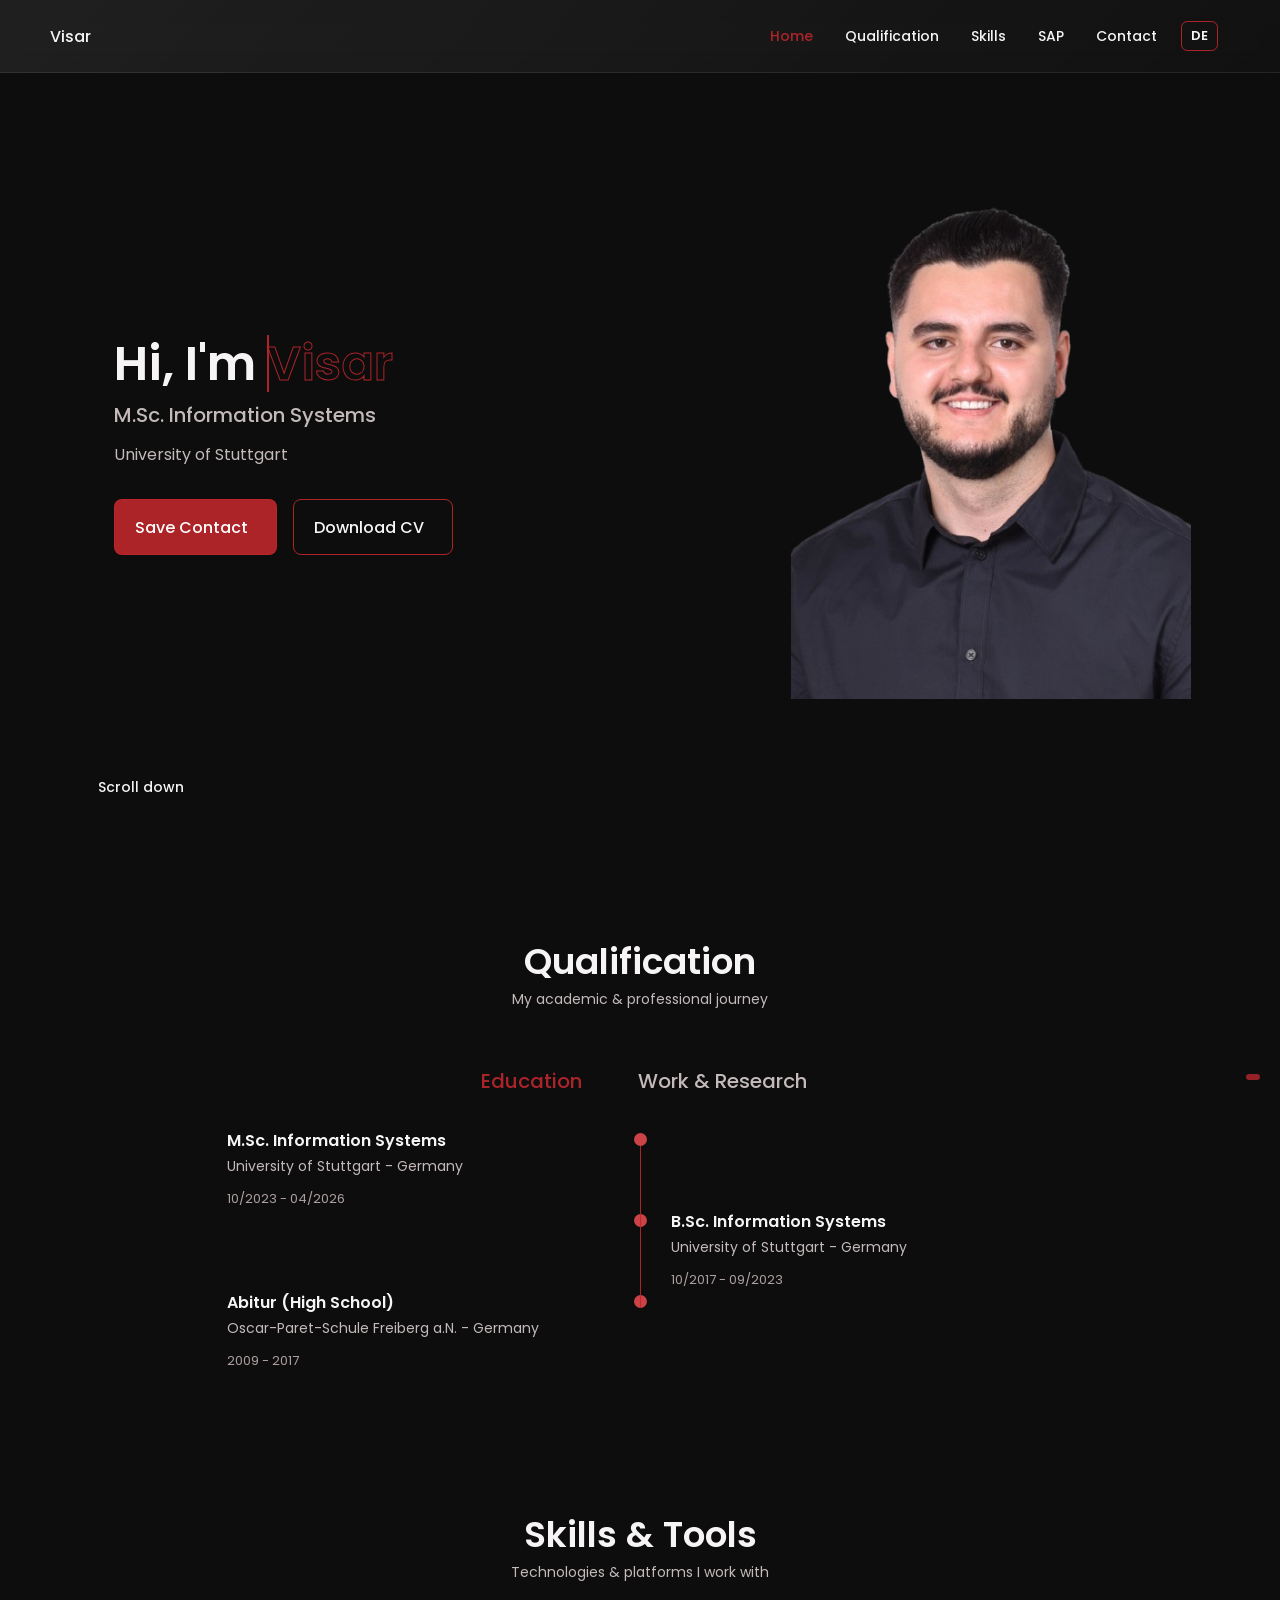
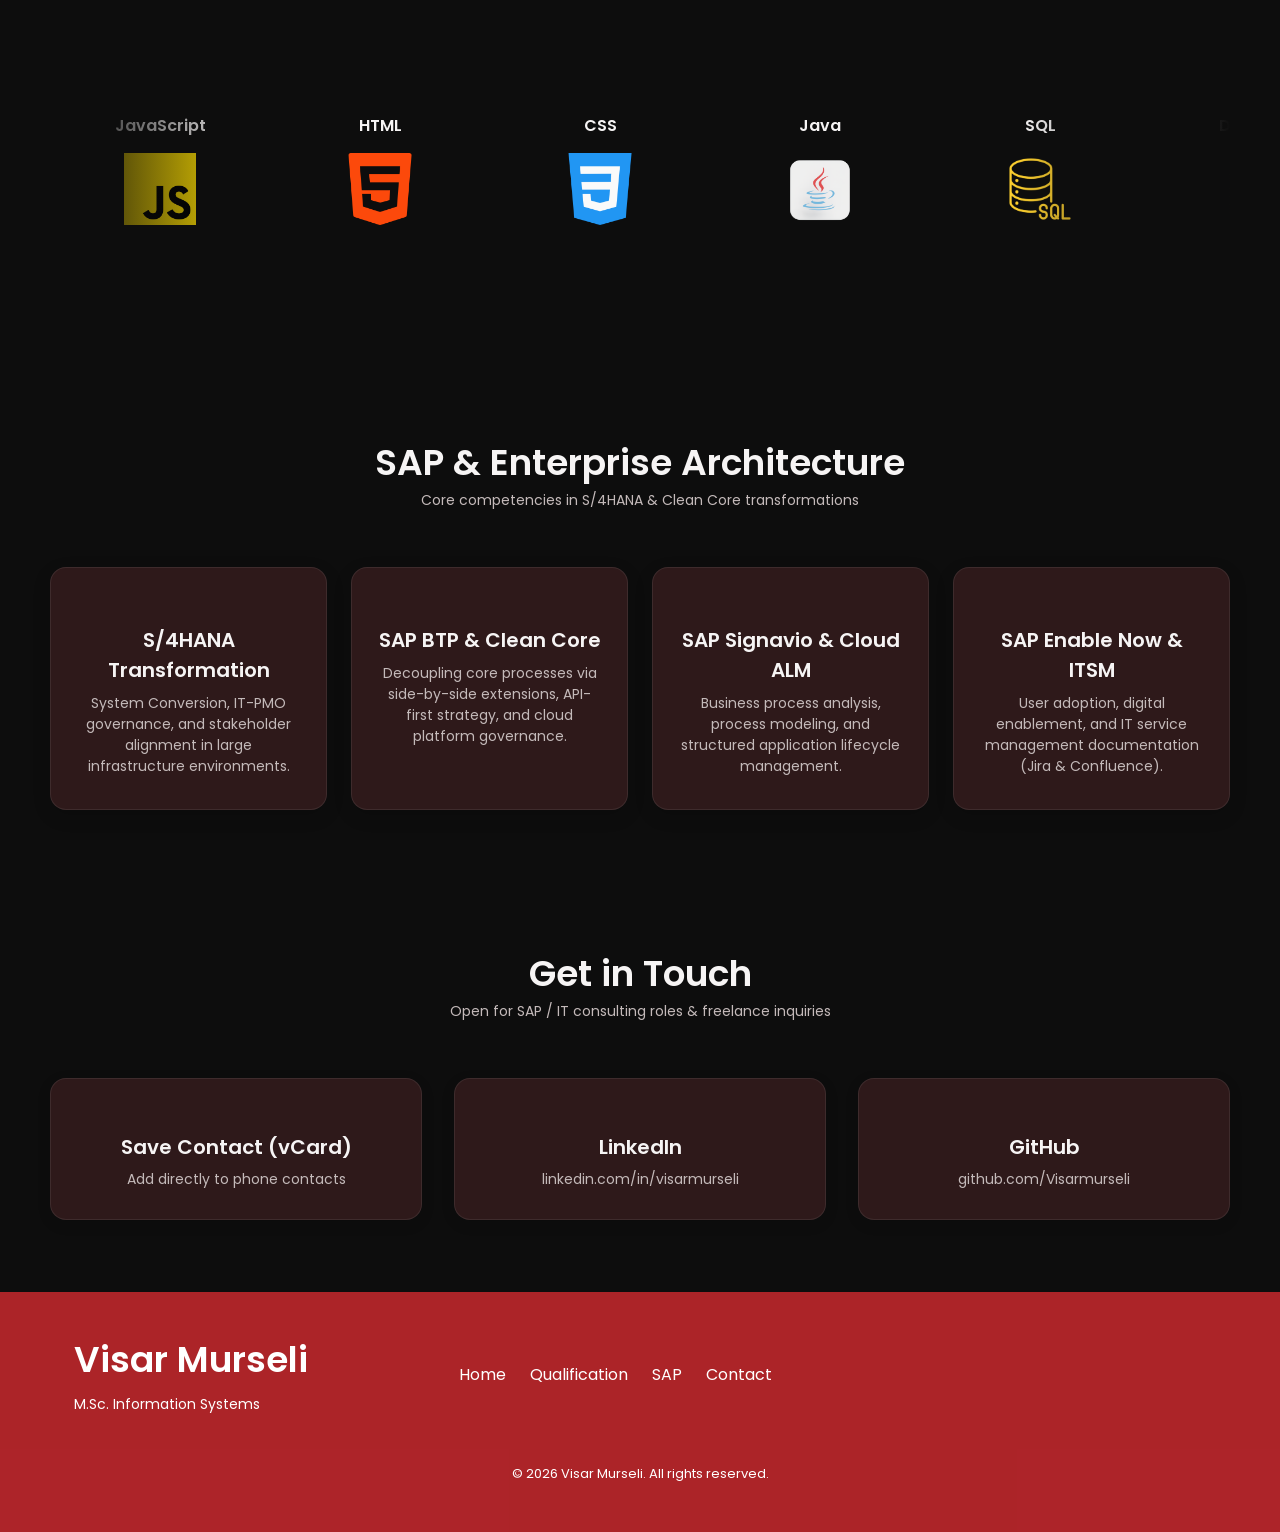
<file: index.html>
<!DOCTYPE html>
<html lang="en">

<head>
  <meta charset="UTF-8">
  <meta http-equiv="X-UA-Compatible" content="IE=edge">
  <meta name="viewport" content="width=device-width, initial-scale=1.0">

  <!--=========================== SEO & OPEN GRAPH (VORSCHAUKARTE) ===========================-->
  <meta name="description"
    content="Visar Murseli – M.Sc. Information Systems (University of Stuttgart). Focus on SAP S/4HANA Transformations, BTP Clean Core & IT Service Management.">
  <meta property="og:type" content="website">
  <meta property="og:url" content="https://visarmurseli.github.io/">
  <meta property="og:title" content="Visar Murseli | M.Sc. Information Systems">
  <meta property="og:description"
    content="SAP S/4HANA, BTP Clean Core & IT Service Management · University of Stuttgart">
  <!-- HIER DAS NEUE BILD EINSETZEN: -->
  <meta property="og:image" content="https://visarmurseli.github.io/img/og-preview.png">
  <meta property="og:image:width" content="1200">
  <meta property="og:image:height" content="630">

  <!-- Twitter / X Card -->
  <meta name="twitter:card" content="summary_large_image">
  <meta name="twitter:title" content="Visar Murseli | M.Sc. Information Systems">
  <meta name="twitter:description"
    content="SAP S/4HANA, BTP Clean Core & IT Service Management · University of Stuttgart">
  <!-- UND HIER EBENFALLS: -->
  <meta name="twitter:image" content="https://visarmurseli.github.io/img/og-preview.png">

  <!--=========================== UNICONS ===========================-->
  <link rel="stylesheet" href="https://unicons.iconscout.com/release/v4.0.0/css/line.css">

  <!--=========================== CSS ===========================-->
  <link rel="stylesheet" href="css/style.css">

  <title>Visar Murseli | M.Sc. Information Systems</title>
</head>

<body>
  <!--=========================== HEADER ===========================-->
  <header class="header" id="header">
    <nav class="nav container glass">
      <a href="#home" class="nav_logo">Visar</a>

      <div class="nav_menu" id="nav-menu">
        <ul class="nav_list grid">
          <li class="nav_item">
            <a href="#home" class="nav_link active-link">
              <i class="uil uil-home nav_icon"></i>
              <span data-en="Home" data-de="Start">Home</span>
            </a>
          </li>
          <li class="nav_item">
            <a href="#qualification" class="nav_link">
              <i class="uil uil-graduation-cap nav_icon"></i>
              <span data-en="Qualification" data-de="Werdegang">Qualification</span>
            </a>
          </li>
          <li class="nav_item">
            <a href="#skills" class="nav_link">
              <i class="uil uil-trophy nav_icon"></i>
              <span data-en="Skills" data-de="Technologien">Skills</span>
            </a>
          </li>
          <li class="nav_item">
            <a href="#sap" class="nav_link">
              <i class="uil uil-server nav_icon"></i>
              <span>SAP</span>
            </a>
          </li>
          <li class="nav_item">
            <a href="#contact" class="nav_link">
              <i class="uil uil-message nav_icon"></i>
              <span data-en="Contact" data-de="Kontakt">Contact</span>
            </a>
          </li>
        </ul>
        <i class="uil uil-times nav_close nav_icon" id="nav-close"></i>
      </div>

      <div class="nav_btns">
        <!-- Language Toggle -->
        <button class="lang-toggle" id="lang-button" aria-label="Switch language">DE</button>

        <!-- Theme Toggle -->
        <i class="uil uil-sun change-theme" id="theme-button"></i>

        <div class="nav_toggle" id="nav-toggle">
          <i class="uil uil-apps"></i>
        </div>
      </div>
    </nav>
  </header>

  <!--=========================== MAIN ===========================-->
  <main class="main">
    <!--=========================== HOME ===========================-->
    <section class="home section" id="home">
      <div class="home_container container grid">
        <div class="home_content grid">
          <div class="home_social">
            <a href="https://www.linkedin.com/in/visarmurseli/" target="_blank" rel="noopener noreferrer"
              class="home_social-icon" aria-label="LinkedIn">
              <i class="uil uil-linkedin"></i>
            </a>

            <a href="https://github.com/Visarmurseli" target="_blank" rel="noopener noreferrer" class="home_social-icon"
              aria-label="GitHub">
              <i class="uil uil-github"></i>
            </a>
          </div>

          <div class="home_img">
            <img src="img/portrait.png" class="home_img-img" alt="Portrait of Visar Murseli">
          </div>

          <div class="home_data">
            <h1 class="home_title">
              <span data-en="Hi, I'm" data-de="Hallo, ich bin">Hi, I'm</span>
              <span class="home_title-text_effect" data-text="Visar">Visar</span>
            </h1>
            <h3 class="home_subtitle" data-en="M.Sc. Information Systems" data-de="M.Sc. Wirtschaftsinformatik">M.Sc.
              Information Systems</h3>
            <p class="home_description" data-en="University of Stuttgart" data-de="Universität Stuttgart">
              University of Stuttgart
            </p>
            <div class="home_buttons">
              <a download="Visar_Murseli.vcf" href="Visar_Murseli.vcf" class="button button--flex">
                <span data-en="Save Contact" data-de="Kontakt speichern">Save Contact</span>
                <i class="uil uil-user-plus button_icon"></i>
              </a>
              <a download href="pdf/CV_Visar_Murseli.pdf" class="button button--ghost button--flex">
                <span data-en="Download CV" data-de="Lebenslauf (PDF)">Download CV</span>
                <i class="uil uil-file-download button_icon"></i>
              </a>
            </div>
          </div>
        </div>

        <div class="home_scroll">
          <a href="#qualification" class="home_scroll-button button--flex">
            <i class="uil uil-mouse-alt home_scroll-mouse"></i>
            <span class="home_scroll-name" data-en="Scroll down" data-de="Nach unten scrollen">Scroll down</span>
            <i class="uil uil-arrow-down home_scroll-arrow"></i>
          </a>
        </div>
      </div>
    </section>

    <!--=========================== QUALIFICATION ===========================-->
    <section class="qualification section" id="qualification">
      <h2 class="section_title" data-en="Qualification" data-de="Werdegang">Qualification</h2>
      <span class="section_subtitle" data-en="My academic & professional journey"
        data-de="Mein akademischer & beruflicher Weg">My academic & professional journey</span>

      <div class="qualification_container container">
        <div class="qualification_tabs">
          <div class="qualification_button button--flex qualification_active" data-target="#education">
            <i class="uil uil-graduation-cap qualification_icon"></i>
            <span data-en="Education" data-de="Ausbildung">Education</span>
          </div>

          <div class="qualification_button button--flex" data-target="#work">
            <i class="uil uil-bag qualification_icon"></i>
            <span data-en="Work & Research" data-de="Praxis & Forschung">Work & Research</span>
          </div>
        </div>

        <div class="qualification_sections">
          <!--=========================== EDUCATION ===========================-->
          <div class="qualification_content qualification_active" data-content id="education">
            <div class="qualification_data">
              <div>
                <h3 class="qualification_title" data-en="M.Sc. Information Systems"
                  data-de="M.Sc. Wirtschaftsinformatik">M.Sc. Information Systems</h3>
                <span class="qualification_subtitle" data-en="University of Stuttgart - Germany"
                  data-de="Universität Stuttgart - Deutschland">University of Stuttgart - Germany</span>
                <div class="qualification_calendar">
                  <i class="uil uil-calendar-alt"></i>
                  10/2023 - 04/2026
                </div>
              </div>

              <div>
                <span class="qualification_rounder"></span>
                <span class="qualification_line"></span>
              </div>
            </div>

            <div class="qualification_data">
              <div></div>

              <div>
                <span class="qualification_rounder"></span>
                <span class="qualification_line"></span>
              </div>

              <div>
                <h3 class="qualification_title" data-en="B.Sc. Information Systems"
                  data-de="B.Sc. Wirtschaftsinformatik">B.Sc. Information Systems</h3>
                <span class="qualification_subtitle" data-en="University of Stuttgart - Germany"
                  data-de="Universität Stuttgart - Deutschland">University of Stuttgart - Germany</span>
                <div class="qualification_calendar">
                  <i class="uil uil-calendar-alt"></i>
                  10/2017 - 09/2023
                </div>
              </div>
            </div>

            <div class="qualification_data">
              <div>
                <h3 class="qualification_title" data-en="Abitur (High School)"
                  data-de="Allgemeine Hochschulreife (Abitur)">Abitur (High School)</h3>
                <span class="qualification_subtitle">Oscar-Paret-Schule Freiberg a.N. - Germany</span>
                <div class="qualification_calendar">
                  <i class="uil uil-calendar-alt"></i>
                  2009 - 2017
                </div>
              </div>

              <div>
                <span class="qualification_rounder"></span>
              </div>
            </div>
          </div>

          <!--=========================== WORK & RESEARCH ===========================-->
          <div class="qualification_content" data-content id="work">
            <div class="qualification_data">
              <div>
                <h3 class="qualification_title" data-en="Master Thesis" data-de="Masterarbeit">Master Thesis</h3>
                <span class="qualification_subtitle"
                  data-en="Critical Success Factors in ERP Conversions in the Context of Platformization – University of Stuttgart"
                  data-de="Kritische Erfolgsfaktoren in ERP-Transformationen im Kontext der Plattformisierung – Universität Stuttgart">
                  Critical Success Factors in ERP Conversions in the Context of Platformization – University of
                  Stuttgart
                </span>
                <div class="qualification_calendar">
                  <i class="uil uil-calendar-alt"></i>
                  10/2025 - 04/2026
                </div>
              </div>
              <div>
                <span class="qualification_rounder"></span>
                <span class="qualification_line"></span>
              </div>
            </div>

            <div class="qualification_data">
              <div></div>

              <div>
                <span class="qualification_rounder"></span>
                <span class="qualification_line"></span>
              </div>
              <div>
                <h3 class="qualification_title" data-en="Working Student – IT-PMO & SAP S/4HANA"
                  data-de="Werkstudent – IT-PMO & SAP S/4HANA">Working Student – IT-PMO & SAP S/4HANA</h3>
                <span class="qualification_subtitle">Stuttgarter Straßenbahnen AG (SSB) - Germany</span>
                <div class="qualification_calendar">
                  <i class="uil uil-calendar-alt"></i>
                  05/2024 - 04/2026
                </div>
              </div>
            </div>

            <div class="qualification_data">
              <div>
                <h3 class="qualification_title" data-en="Working Student – NOC & ITSM"
                  data-de="Werkstudent – NOC & ITSM">Working Student – NOC & ITSM</h3>
                <span class="qualification_subtitle">Datacenter One GmbH - Germany</span>
                <div class="qualification_calendar">
                  <i class="uil uil-calendar-alt"></i>
                  05/2023 - 04/2024
                </div>
              </div>
              <div>
                <span class="qualification_rounder"></span>
                <span class="qualification_line"></span>
              </div>
            </div>

            <div class="qualification_data">
              <div></div>

              <div>
                <span class="qualification_rounder"></span>
              </div>
              <div>
                <h3 class="qualification_title" data-en="Bachelor Thesis" data-de="Bachelorarbeit">Bachelor Thesis</h3>
                <span class="qualification_subtitle"
                  data-en="Beyond the code: How boundary resources influence the success of low-code platforms – University of Stuttgart"
                  data-de="Beyond the code: Einfluss von Boundary Resources auf den Erfolg von Low-Code-Plattformen – Universität Stuttgart">
                  Beyond the code: How boundary resources influence the success of low-code platforms – University of
                  Stuttgart
                </span>
                <div class="qualification_calendar">
                  <i class="uil uil-calendar-alt"></i>
                  03/2023 - 09/2023
                </div>
              </div>
            </div>
          </div>
        </div>
      </div>
    </section>

    <!--=========================== SKILLS ===========================-->
    <section class="skills section container" id="skills">
      <h2 class="section_title" data-en="Skills & Tools" data-de="Skills & Tools">Skills & Tools</h2>
      <span class="section_subtitle" data-en="Technologies & platforms I work with"
        data-de="Technologien & Plattformen in meiner täglichen Praxis">Technologies & platforms I work with</span>

      <div class="skills_slider">
        <div class="skills_slider-track">
          <div class="skills_slide">
            <h3 class="skills_slide-title">JavaScript</h3>
            <img src="img/JavaScript.png" alt="JavaScript" class="slide_img">
          </div>
          <div class="skills_slide">
            <h3 class="skills_slide-title">HTML</h3>
            <img src="img/HTML.png" alt="HTML" class="slide_img">
          </div>
          <div class="skills_slide">
            <h3 class="skills_slide-title">CSS</h3>
            <img src="img/CSS.png" alt="CSS" class="slide_img">
          </div>
          <div class="skills_slide">
            <h3 class="skills_slide-title">Java</h3>
            <img src="img/Java.png" alt="Java" class="slide_img">
          </div>
          <div class="skills_slide">
            <h3 class="skills_slide-title">SQL</h3>
            <img src="img/SQL.png" alt="SQL" class="slide_img">
          </div>
          <div class="skills_slide">
            <h3 class="skills_slide-title">Database</h3>
            <img src="img/Database.png" alt="Database" class="slide_img">
          </div>
          <div class="skills_slide">
            <h3 class="skills_slide-title">GitHub</h3>
            <img src="img/Github.png" alt="GitHub" class="slide_img">
          </div>
          <div class="skills_slide">
            <h3 class="skills_slide-title">SAP</h3>
            <img src="img/SAP.png" alt="SAP" class="slide_img">
          </div>
          <div class="skills_slide">
            <h3 class="skills_slide-title">MS Project</h3>
            <img src="img/Project.png" alt="MS Project" class="slide_img">
          </div>
          <div class="skills_slide">
            <h3 class="skills_slide-title">Jira</h3>
            <img src="img/Jira.png" alt="Jira" class="slide_img">
          </div>
          <div class="skills_slide">
            <h3 class="skills_slide-title">Confluence</h3>
            <img src="img/Confluence.png" alt="Confluence" class="slide_img">
          </div>
          <div class="skills_slide">
            <h3 class="skills_slide-title">MindManager</h3>
            <img src="img/Mindmanager.png" alt="MindManager" class="slide_img">
          </div>

          <!-- Duplicated Track for Seamless Loop -->
          <div class="skills_slide">
            <h3 class="skills_slide-title">JavaScript</h3>
            <img src="img/JavaScript.png" alt="JavaScript" class="slide_img">
          </div>
          <div class="skills_slide">
            <h3 class="skills_slide-title">HTML</h3>
            <img src="img/HTML.png" alt="HTML" class="slide_img">
          </div>
          <div class="skills_slide">
            <h3 class="skills_slide-title">CSS</h3>
            <img src="img/CSS.png" alt="CSS" class="slide_img">
          </div>
          <div class="skills_slide">
            <h3 class="skills_slide-title">Java</h3>
            <img src="img/Java.png" alt="Java" class="slide_img">
          </div>
          <div class="skills_slide">
            <h3 class="skills_slide-title">SQL</h3>
            <img src="img/SQL.png" alt="SQL" class="slide_img">
          </div>
          <div class="skills_slide">
            <h3 class="skills_slide-title">Database</h3>
            <img src="img/Database.png" alt="Database" class="slide_img">
          </div>
          <div class="skills_slide">
            <h3 class="skills_slide-title">GitHub</h3>
            <img src="img/Github.png" alt="GitHub" class="slide_img">
          </div>
          <div class="skills_slide">
            <h3 class="skills_slide-title">SAP</h3>
            <img src="img/SAP.png" alt="SAP" class="slide_img">
          </div>
          <div class="skills_slide">
            <h3 class="skills_slide-title">MS Project</h3>
            <img src="img/Project.png" alt="MS Project" class="slide_img">
          </div>
          <div class="skills_slide">
            <h3 class="skills_slide-title">Jira</h3>
            <img src="img/Jira.png" alt="Jira" class="slide_img">
          </div>
          <div class="skills_slide">
            <h3 class="skills_slide-title">Confluence</h3>
            <img src="img/Confluence.png" alt="Confluence" class="slide_img">
          </div>
          <div class="skills_slide">
            <h3 class="skills_slide-title">MindManager</h3>
            <img src="img/Mindmanager.png" alt="MindManager" class="slide_img">
          </div>
        </div>
      </div>
    </section>

    <!--=========================== SAP SKILLS ===========================-->
    <section class="sap section container" id="sap">
      <h2 class="section_title" data-en="SAP & Enterprise Architecture" data-de="SAP & Enterprise-Architektur">SAP &
        Enterprise Architecture</h2>
      <span class="section_subtitle" data-en="Core competencies in S/4HANA & Clean Core transformations"
        data-de="Kernkompetenzen in S/4HANA- & Clean-Core-Transformationen">Core competencies in S/4HANA & Clean Core
        transformations</span>

      <div class="sap_grid">
        <div class="sap_card">
          <i class="uil uil-database sap_icon"></i>
          <h3 class="sap_title">S/4HANA Transformation</h3>
          <p class="sap_description"
            data-en="System Conversion, IT-PMO governance, and stakeholder alignment in large infrastructure environments."
            data-de="System Conversion, IT-PMO-Governance und Stakeholder-Steuerung in komplexen Infrastrukturprojekten.">
            System Conversion, IT-PMO governance, and stakeholder alignment in large infrastructure environments.
          </p>
        </div>

        <div class="sap_card">
          <i class="uil uil-server-network sap_icon"></i>
          <h3 class="sap_title">SAP BTP & Clean Core</h3>
          <p class="sap_description"
            data-en="Decoupling core processes via side-by-side extensions, API-first strategy, and cloud platform governance."
            data-de="Entkopplung des ERP-Kerns durch Side-by-Side-Extensions, API-First-Strategie und Cloud-Governance.">
            Decoupling core processes via side-by-side extensions, API-first strategy, and cloud platform governance.
          </p>
        </div>

        <div class="sap_card">
          <i class="uil uil-chart-line sap_icon"></i>
          <h3 class="sap_title">SAP Signavio & Cloud ALM</h3>
          <p class="sap_description"
            data-en="Business process analysis, process modeling, and structured application lifecycle management."
            data-de="Geschäftsprozessanalyse, Prozessmodellierung und strukturiertes Application Lifecycle Management.">
            Business process analysis, process modeling, and structured application lifecycle management.
          </p>
        </div>

        <div class="sap_card">
          <i class="uil uil-book-open sap_icon"></i>
          <h3 class="sap_title">SAP Enable Now & ITSM</h3>
          <p class="sap_description"
            data-en="User adoption, digital enablement, and IT service management documentation (Jira & Confluence)."
            data-de="User Adoption, Digital Enablement und IT-Service-Management-Dokumentation (Jira & Confluence).">
            User adoption, digital enablement, and IT service management documentation (Jira & Confluence).
          </p>
        </div>
      </div>
    </section>

    <!--=========================== CONTACT ===========================-->
    <section class="contact section container" id="contact">
      <h2 class="section_title" data-en="Get in Touch" data-de="Kontakt">Get in Touch</h2>
      <span class="section_subtitle" data-en="Open for SAP / IT consulting roles & freelance inquiries"
        data-de="Offen für SAP- / IT-Consulting-Positionen & Projektanfragen">
        Open for SAP / IT consulting roles & freelance inquiries
      </span>

      <div class="contact_container">
        <a download="Visar_Murseli.vcf" href="Visar_Murseli.vcf" class="contact_card contact_card--link">
          <i class="uil uil-user-plus contact_icon"></i>
          <h3 data-en="Save Contact (vCard)" data-de="Kontakt speichern (vCard)">Save Contact (vCard)</h3>
          <span data-en="Add directly to phone contacts" data-de="Direkt ins Smartphone-Adressbuch">Add directly to
            phone contacts</span>
        </a>

        <a href="https://www.linkedin.com/in/visarmurseli/" target="_blank" rel="noopener noreferrer"
          class="contact_card contact_card--link">
          <i class="uil uil-linkedin contact_icon"></i>
          <h3>LinkedIn</h3>
          <span>linkedin.com/in/visarmurseli</span>
        </a>

        <a href="https://github.com/Visarmurseli" target="_blank" rel="noopener noreferrer"
          class="contact_card contact_card--link">
          <i class="uil uil-github contact_icon"></i>
          <h3>GitHub</h3>
          <span>github.com/Visarmurseli</span>
        </a>
      </div>
    </section>
  </main>

  <!--=========================== FOOTER ===========================-->
  <footer class="footer">
    <div class="footer_bg">
      <div class="footer_container container grid">
        <div>
          <h1 class="footer_title">Visar Murseli</h1>
          <span class="footer_subtitle" data-en="M.Sc. Information Systems" data-de="M.Sc. Wirtschaftsinformatik">
            M.Sc. Information Systems
          </span>
        </div>

        <ul class="footer_links">
          <li>
            <a href="#home" class="footer_link" data-en="Home" data-de="Start">Home</a>
          </li>
          <li>
            <a href="#qualification" class="footer_link" data-en="Qualification" data-de="Werdegang">Qualification</a>
          </li>
          <li>
            <a href="#sap" class="footer_link">SAP</a>
          </li>
          <li>
            <a href="#contact" class="footer_link" data-en="Contact" data-de="Kontakt">Contact</a>
          </li>
        </ul>

        <div class="footer_socials">
          <a href="https://www.linkedin.com/in/visarmurseli/" target="_blank" rel="noopener noreferrer"
            class="footer_social" aria-label="LinkedIn">
            <i class="uil uil-linkedin"></i>
          </a>

          <a href="https://github.com/Visarmurseli" target="_blank" rel="noopener noreferrer" class="footer_social"
            aria-label="GitHub">
            <i class="uil uil-github"></i>
          </a>
        </div>
      </div>
      <p class="footer_copy">&#169; 2026 Visar Murseli. All rights reserved.</p>
    </div>
  </footer>

  <!--=========================== SCROLL TOP ===========================-->
  <a href="#home" class="scrollup" id="scroll-up" aria-label="Scroll to top">
    <i class="uil uil-arrow-up scrollup_icon"></i>
  </a>

  <!--=========================== MAIN JS ===========================-->
  <script src="js/main.js"></script>
</body>

</html>
</file>
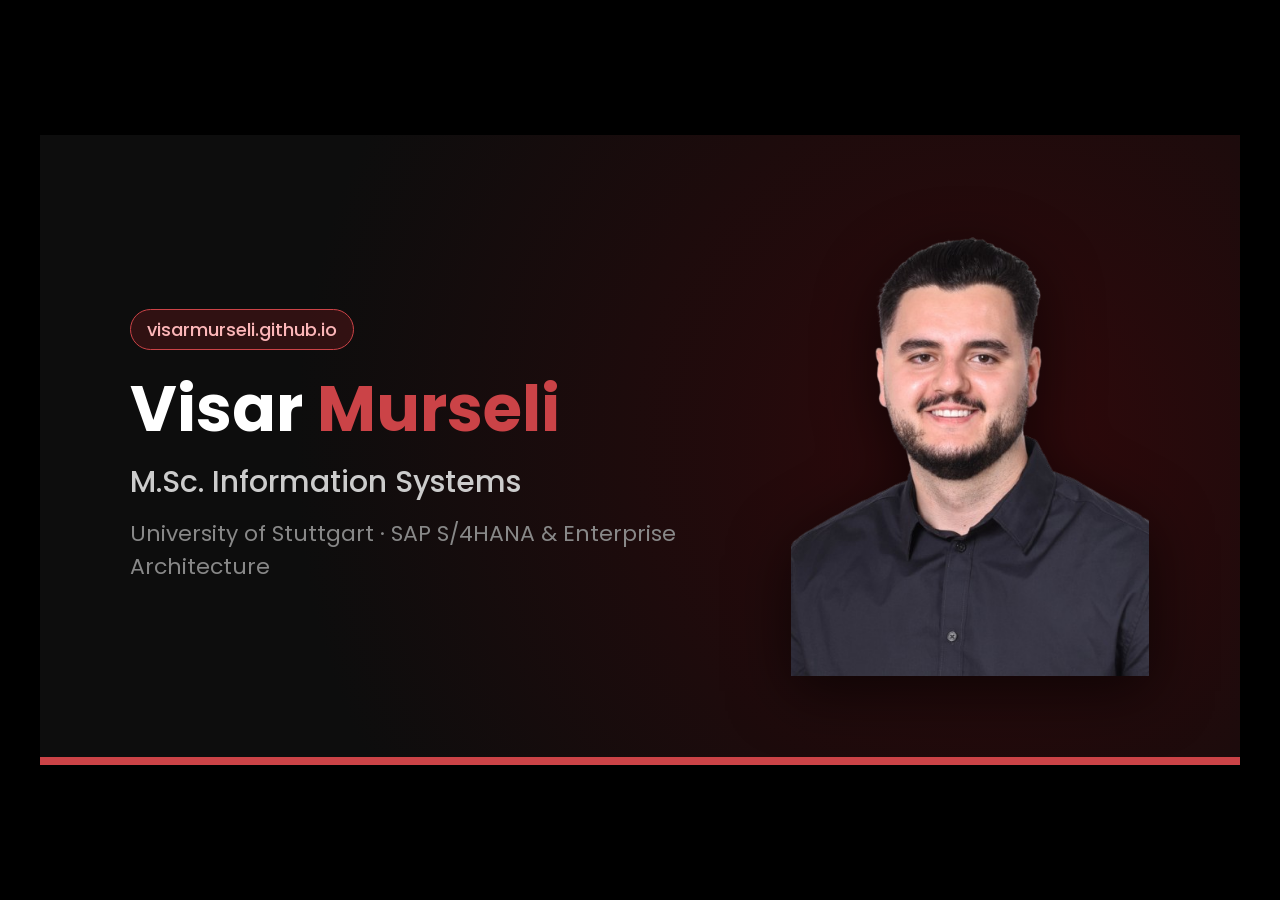
<file: og-generator.html>
<!DOCTYPE html>
<html lang="en">

<head>
    <meta charset="UTF-8">
    <link href="https://fonts.googleapis.com/css2?family=Poppins:wght@400;500;600;700&display=swap" rel="stylesheet">
    <style>
        * {
            box-sizing: border-box;
            margin: 0;
            padding: 0;
        }

        body {
            background: #000;
            display: flex;
            justify-content: center;
            align-items: center;
            min-height: 100vh;
            font-family: 'Poppins', sans-serif;
        }

        #og-card {
            width: 1200px;
            height: 630px;
            background: radial-gradient(circle at 80% 50%, rgba(190, 35, 43, 0.25), #0d0d0d 70%);
            border-bottom: 8px solid hsl(358, 57%, 53%);
            display: flex;
            align-items: center;
            justify-content: space-between;
            padding: 0 90px;
            color: #f5f5f5;
            position: relative;
            overflow: hidden;
        }

        .text-box {
            max-width: 650px;
            z-index: 2;
        }

        .badge {
            display: inline-block;
            background: rgba(190, 35, 43, 0.2);
            border: 1.5px solid hsl(358, 57%, 53%);
            color: hsl(358, 92%, 85%);
            padding: 6px 16px;
            border-radius: 30px;
            font-size: 18px;
            font-weight: 500;
            margin-bottom: 24px;
        }

        h1 {
            font-size: 64px;
            line-height: 1.1;
            margin-bottom: 16px;
            color: #fff;
        }

        h1 span {
            color: hsl(358, 57%, 53%);
        }

        h2 {
            font-size: 30px;
            font-weight: 500;
            color: #ccc;
            margin-bottom: 12px;
        }

        p {
            font-size: 22px;
            color: #888;
        }

        .img-box {
            width: 360px;
            height: 460px;
            display: flex;
            align-items: center;
            justify-content: center;
            z-index: 2;
        }

        .img-box img {
            max-width: 100%;
            max-height: 100%;
            object-fit: contain;
            filter: drop-shadow(0 15px 30px rgba(0, 0, 0, 0.6));
        }
    </style>
</head>

<body>
    <div id="og-card">
        <div class="text-box">
            <div class="badge">visarmurseli.github.io</div>
            <h1>Visar <span>Murseli</span></h1>
            <h2>M.Sc. Information Systems</h2>
            <p>University of Stuttgart · SAP S/4HANA & Enterprise Architecture</p>
        </div>
        <div class="img-box">
            <img src="img/portrait.png" alt="Visar Murseli">
        </div>
    </div>
</body>

</html>
</file>
<file: css/style.css>
/*=========================== GOOGLE FONTS ===========================*/
@import url('https://fonts.googleapis.com/css2?family=Poppins:wght@400;500;600&display=swap');

/*=========================== VARIABLES CSS ===========================*/
:root {
  --header-height: 3rem;

  /*==== COLORS ====*/
  --hue-color: 358;

  --first-color: hsla(var(--hue-color), 66%, 45%, 0.9);
  --first-color-alt: hsl(var(--hue-color), 57%, 53%);
  --first-color-lighter: hsl(var(--hue-color), 92%, 85%);
  --text-color-light: hsl(var(--hue-color), 8%, 65%);

  --first-color-second: hsl(var(--hue-color), 30%, 8%);
  --title-color: hsl(var(--hue-color), 8%, 96%);
  --text-color: hsl(var(--hue-color), 8%, 75%);
  --input-color: hsl(var(--hue-color), 28%, 12%);
  --body-color: hsl(var(--hue-color), 0%, 5%);
  --card-color: hsl(var(--hue-color), 0%, 10%);
  --container-color: hsl(var(--hue-color), 29%, 14%);
  --scroll-bar-color: hsl(var(--hue-color), 12%, 48%);
  --scroll-thumb-color: hsl(var(--hue-color), 12%, 36%);
  --card-background: rgba(15, 15, 15, 0.85);
  --menu-mobile-shadow: rgba(255, 255, 255, 0.15);
  --skills-slider-blur: linear-gradient(to right, rgb(13, 13, 13) 0%, rgba(13, 13, 13, 0) 100%);

  /*==== FONT & TYPOGRAPHY ====*/
  --body-font: 'Poppins', sans-serif;

  --big-font-size: 2rem;
  --h1-font-size: 1.5rem;
  --h2-font-size: 1.25rem;
  --h3-font-size: 1.125rem;
  --normal-font-size: 0.938rem;
  --small-font-size: 0.813rem;
  --smaller-font-size: 0.75rem;

  /*== FONT WEIGHT ==*/
  --font-medium: 500;
  --font-semi-bold: 600;

  /*==== MARGIN BOTTOM ====*/
  --mb-0-25: 0.25rem;
  --mb-0-5: 0.5rem;
  --mb-0-75: 0.75rem;
  --mb-1: 1rem;
  --mb-1-5: 1.5rem;
  --mb-2: 2rem;
  --mb-2-5: 2.5rem;
  --mb-3: 3rem;

  /*==== Z INDEX ====*/
  --z-tooltip: 10;
  --z-fixed: 100;
  --z-modal: 1000;
}

@media screen and (min-width: 968px) {
  :root {
    --big-font-size: 3rem;
    --h1-font-size: 2.25rem;
    --h2-font-size: 1.5rem;
    --h3-font-size: 1.25rem;
    --normal-font-size: 1rem;
    --small-font-size: 0.875rem;
    --smaller-font-size: 0.813rem;
  }
}

/*=========================== LIGHT THEME ===========================*/
body.dark-theme {
  --first-color-second: hsl(var(--hue-color), 69%, 61%);
  --title-color: hsl(var(--hue-color), 10%, 10%);
  --text-color: hsl(var(--hue-color), 0%, 40%);
  --input-color: hsl(var(--hue-color), 70%, 96%);
  --body-color: hsl(var(--hue-color), 6%, 98%);
  --card-color: hsl(var(--hue-color), 0%, 94%);
  --container-color: #ffffff;
  --scroll-bar-color: hsl(var(--hue-color), 12%, 90%);
  --scroll-thumb-color: hsl(var(--hue-color), 12%, 80%);
  --card-background: rgba(255, 255, 255, 0.92);
  --menu-mobile-shadow: rgba(0, 0, 0, 0.15);
  --skills-slider-blur: linear-gradient(to right, rgba(250, 250, 250, 1) 0%, rgba(250, 250, 250, 0) 100%);
}

/*=========================== HEADER BUTTONS (LANG & THEME) ===========================*/
.nav_btns {
  display: flex;
  align-items: center;
  gap: 0.75rem;
}

.lang-toggle {
  background: transparent;
  border: 1.5px solid var(--first-color);
  color: var(--title-color);
  font-family: var(--body-font);
  font-size: var(--smaller-font-size);
  font-weight: var(--font-semi-bold);
  padding: 0.25rem 0.55rem;
  border-radius: 0.4rem;
  cursor: pointer;
  transition: all 0.3s ease;
}

.lang-toggle:hover {
  background-color: var(--first-color);
  color: #ffffff;
}

.change-theme {
  font-size: 1.25rem;
  color: var(--title-color);
  cursor: pointer;
  transition: color 0.3s ease;
}

.change-theme:hover {
  color: var(--first-color);
}

/*=========================== BASE ===========================*/
* {
  box-sizing: border-box;
  padding: 0;
  margin: 0;
}

html,
body {
  overflow-x: hidden;
}

html {
  scroll-behavior: smooth;
}

body {
  margin: 0 0 var(--header-height) 0;
  font-family: var(--body-font);
  font-size: var(--normal-font-size);
  background-color: var(--body-color);
  color: var(--text-color);
  position: relative;
  transition: background-color 0.3s ease, color 0.3s ease;
}

h1,
h2,
h3,
h4 {
  color: var(--title-color);
  font-weight: var(--font-semi-bold);
}

ul {
  list-style: none;
}

a {
  text-decoration: none;
}

img {
  max-width: 100%;
  height: auto;
}

/*=========================== REUSABLE CSS CLASSES ===========================*/
.section {
  padding: 2rem 0 4rem;
}

.section_title {
  font-size: var(--h1-font-size);
}

.section_subtitle {
  display: block;
  font-size: var(--small-font-size);
  margin-bottom: var(--mb-3);
}

.section_title,
.section_subtitle {
  text-align: center;
}

/*=========================== LAYOUT ===========================*/
.container {
  max-width: 968px;
  margin-left: var(--mb-1-5);
  margin-right: var(--mb-1-5);
}

.grid {
  display: grid;
  gap: 1.5rem;
}

header {
  width: 100%;
  position: fixed;
  bottom: 0;
  left: 0;
  z-index: var(--z-fixed);
  background: linear-gradient(135deg, rgba(255, 255, 255, 0.08), rgba(255, 255, 255, 0.02));
  backdrop-filter: blur(12px);
  -webkit-backdrop-filter: blur(12px);
}

/*=========================== NAV ===========================*/
.nav {
  max-width: 968px;
  height: var(--header-height);
  display: flex;
  justify-content: space-between;
  align-items: center;
}

.nav_logo,
.nav_toggle {
  color: var(--title-color);
  font-weight: var(--font-medium);
}

.nav_logo:hover,
.nav_toggle:hover {
  color: var(--first-color);
}

.nav_toggle {
  font-size: 1.1rem;
  cursor: pointer;
}

@media screen and (max-width: 767px) {
  .nav_menu {
    position: fixed;
    bottom: -100%;
    left: 0;
    width: 100%;
    padding: 2rem 1.5rem 4rem;
    transition: 0.3s;
    background-color: var(--body-color);
    border-radius: 20px 20px 0 0;
    border-top: 1px solid rgba(255, 255, 255, 0.15);
    box-shadow: 0 -8px 16px var(--menu-mobile-shadow);
  }
}

.nav_list {
  grid-template-columns: repeat(3, 1fr);
  gap: 1.5rem;
}

.nav_link {
  display: flex;
  flex-direction: column;
  align-items: center;
  font-size: var(--small-font-size);
  color: var(--title-color);
  font-weight: var(--font-medium);
  transition: color 0.3s ease;
}

.nav_link:hover {
  color: var(--first-color);
}

.nav_icon {
  font-size: 1.2rem;
}

.nav_close {
  position: absolute;
  right: 1.3rem;
  bottom: 0.5rem;
  font-size: 1.5rem;
  cursor: pointer;
  color: var(--first-color);
}

.nav_close:hover {
  color: var(--first-color-alt);
}

.show-menu {
  bottom: 0;
}

.active-link {
  color: var(--first-color);
}

.scroll-header {
  box-shadow: 0 2px 12px var(--menu-mobile-shadow);
}

/*=========================== HOME ===========================*/
.home_container {
  gap: 1rem;
}

.home_content {
  grid-template-columns: 0.5fr 3fr;
  padding-top: 3.5rem;
  align-items: center;
}

.home_social {
  display: grid;
  grid-template-columns: max-content;
  row-gap: 1rem;
}

.home_social-icon {
  font-size: 1.35rem;
  color: var(--first-color);
  transition: color 0.3s ease, transform 0.3s ease;
}

.home_social-icon:hover {
  color: var(--first-color-alt);
  transform: translateY(-2px);
}

.home_data {
  grid-column: 1 / 3;
}

.home_title {
  font-size: var(--big-font-size);
  line-height: 1.2;
  margin-bottom: var(--mb-0-5);
}

.home_title-text_effect {
  display: inline-block;
  font-size: var(--big-font-size);
  position: relative;
  color: var(--body-color);
  -webkit-text-stroke: 1px var(--first-color);
}

.home_title-text_effect::before {
  content: attr(data-text);
  position: absolute;
  top: 0;
  left: 0;
  width: 0;
  height: 100%;
  color: var(--first-color);
  -webkit-text-stroke: 0 var(--first-color);
  border-right: 2px solid var(--first-color);
  overflow: hidden;
  animation: animate 5s linear infinite;
}

@keyframes animate {

  0%,
  10%,
  100% {
    width: 0;
  }

  70%,
  90% {
    width: 100%;
  }
}

.home_subtitle {
  font-size: var(--h3-font-size);
  color: var(--text-color);
  font-weight: var(--font-medium);
  margin-bottom: var(--mb-0-75);
}

.home_description {
  margin-bottom: var(--mb-2);
}

.home_buttons {
  display: flex;
  flex-wrap: wrap;
  gap: 1rem;
}

.home_scroll {
  display: none;
}

.home_scroll-button {
  color: var(--first-color);
  transition: 0.4s;
}

.home_scroll-button:hover {
  transform: translateY(0.25rem);
}

.home_scroll-mouse {
  font-size: 2rem;
}

.home_scroll-name {
  font-size: var(--small-font-size);
  color: var(--title-color);
  font-weight: var(--font-medium);
  margin-right: var(--mb-0-25);
}

.home_scroll-arrow {
  font-size: 1.25rem;
}

/*===== BUTTONS =====*/
.button {
  display: inline-block;
  background-color: var(--first-color);
  color: #ffffff;
  padding: 0.9rem 1.25rem;
  border-radius: 0.5rem;
  font-weight: var(--font-medium);
  border: 1.5px solid var(--first-color);
  transition: all 0.3s ease;
}

.button:hover {
  background-color: var(--first-color-alt);
  border-color: var(--first-color-alt);
}

.button--ghost {
  background-color: transparent;
  color: var(--title-color);
  border: 1.5px solid var(--first-color);
}

.button--ghost:hover {
  background-color: var(--first-color);
  color: #ffffff;
}

.button_icon {
  font-size: 1.2rem;
  margin-left: var(--mb-0-5);
  transition: 0.3s;
}

.button--flex {
  display: inline-flex;
  align-items: center;
}

/*=========================== QUALIFICATION ===========================*/
.qualification_tabs {
  display: flex;
  justify-content: space-evenly;
  margin-bottom: var(--mb-2);
}

.qualification_button {
  font-size: var(--h3-font-size);
  font-weight: var(--font-medium);
  cursor: pointer;
  transition: color 0.3s ease;
}

.qualification_button:hover {
  color: var(--first-color);
}

.qualification_icon {
  font-size: 1.6rem;
  margin-right: var(--mb-0-5);
}

.qualification_data {
  display: grid;
  grid-template-columns: 1fr max-content 1fr;
  column-gap: 1.5rem;
}

.qualification_title {
  font-size: var(--normal-font-size);
  font-weight: var(--font-semi-bold);
}

.qualification_subtitle {
  display: inline-block;
  font-size: var(--small-font-size);
  margin-bottom: var(--mb-0-75);
}

.qualification_calendar {
  font-size: var(--smaller-font-size);
  color: var(--text-color-light);
}

.qualification_rounder {
  display: inline-block;
  width: 13px;
  height: 13px;
  background-color: var(--first-color-alt);
  border-radius: 50%;
}

.qualification_line {
  display: block;
  width: 1px;
  height: 100%;
  background-color: var(--first-color);
  transform: translate(6px, -7px);
}

.qualification [data-content] {
  display: none;
}

.qualification_active[data-content] {
  display: block;
}

.qualification_button.qualification_active {
  color: var(--first-color);
}

/*=========================== SKILLS SLIDER ===========================*/
.skills_slider {
  height: 260px;
  margin: auto;
  position: relative;
  width: 100%;
  display: grid;
  place-items: center;
  overflow: hidden;
}

.skills_slider-track {
  display: flex;
  width: calc(220px * 24);
  animation: scroll 32s linear infinite;
}

.skills_slider:hover .skills_slider-track {
  animation-play-state: paused;
}

@keyframes scroll {
  0% {
    transform: translateX(0);
  }

  100% {
    transform: translateX(calc(-220px * 12));
  }
}

.skills_slide {
  height: 220px;
  width: 220px;
  display: flex;
  flex-direction: column;
  align-items: center;
  justify-content: center;
  padding: 20px;
}

.skills_slide-title {
  font-size: var(--normal-font-size);
  margin-bottom: 15px;
}

.slide_img {
  width: 72px;
  height: 72px;
  object-fit: contain;
  transition: transform 0.3s ease;
}

.slide_img:hover {
  transform: scale(1.12);
}

.skills_slider::before,
.skills_slider::after {
  background: var(--skills-slider-blur);
  content: '';
  height: 100%;
  position: absolute;
  width: 18%;
  z-index: 2;
  pointer-events: none;
}

.skills_slider::before {
  left: 0;
  top: 0;
}

.skills_slider::after {
  right: 0;
  top: 0;
  transform: rotateZ(180deg);
}

/*=========================== SAP CARDS ===========================*/
.sap_grid {
  display: grid;
  grid-template-columns: repeat(auto-fit, minmax(220px, 1fr));
  gap: 1.5rem;
}

.sap_card {
  background-color: var(--container-color);
  padding: 2rem 1.5rem;
  border-radius: 1rem;
  text-align: center;
  border: 1px solid rgba(255, 255, 255, 0.08);
  box-shadow: 0 6px 18px rgba(0, 0, 0, 0.15);
  transition: transform 0.3s ease, border-color 0.3s ease;
}

.sap_card:hover {
  transform: translateY(-6px);
  border-color: var(--first-color);
}

.sap_icon {
  font-size: 2.2rem;
  color: var(--first-color);
  display: inline-block;
  margin-bottom: var(--mb-0-75);
}

.sap_title {
  font-size: var(--h3-font-size);
  margin-bottom: var(--mb-0-5);
}

.sap_description {
  font-size: var(--small-font-size);
  line-height: 1.5;
}

/*=========================== PROJECTS ===========================*/
.projects_container {
  display: grid;
  grid-template-columns: repeat(auto-fit, minmax(280px, 1fr));
  gap: 2rem;
  justify-items: center;
}

.project_card-box {
  position: relative;
  width: 100%;
  max-width: 320px;
  min-height: 360px;
  display: flex;
  justify-content: center;
  align-items: stretch;
  border-radius: 1rem;
  overflow: hidden;
  transition: transform 0.3s ease;
}

.project_card-box:hover {
  transform: translateY(-6px);
}

.project_card-box::before {
  content: "";
  position: absolute;
  inset: 0;
  background: linear-gradient(135deg, var(--first-color), transparent 70%);
}

.project_card-box span {
  position: absolute;
  inset: 3px;
  background: var(--card-background);
  border-radius: calc(1rem - 3px);
  z-index: 2;
}

.project_card-box .content {
  position: relative;
  z-index: 10;
  padding: 2rem 1.75rem;
  display: flex;
  flex-direction: column;
  justify-content: space-between;
}

.project_tag {
  display: inline-block;
  font-size: var(--smaller-font-size);
  font-weight: var(--font-semi-bold);
  color: var(--first-color-alt);
  text-transform: uppercase;
  letter-spacing: 0.05em;
  margin-bottom: var(--mb-0-5);
}

.project_card-box .content h2 {
  font-size: var(--h3-font-size);
  margin-bottom: var(--mb-0-75);
}

.project_card-box .content p {
  font-size: var(--small-font-size);
  margin-bottom: var(--mb-1-5);
  line-height: 1.6;
}

.projects_button {
  align-self: flex-start;
  background-color: var(--first-color);
  color: #ffffff;
  padding: 0.6rem 1rem;
  border-radius: 0.5rem;
  font-size: var(--small-font-size);
  font-weight: var(--font-medium);
  transition: background-color 0.3s ease;
}

.projects_button:hover {
  background-color: var(--first-color-alt);
}

/*=========================== CONTACT ===========================*/
.contact_container {
  display: grid;
  grid-template-columns: repeat(auto-fit, minmax(240px, 1fr));
  gap: 1.5rem;
}

.contact_card {
  background-color: var(--container-color);
  padding: 1.75rem 1.5rem;
  border-radius: 1rem;
  text-align: center;
  border: 1px solid rgba(255, 255, 255, 0.08);
  box-shadow: 0 4px 14px rgba(0, 0, 0, 0.12);
  transition: transform 0.3s ease, border-color 0.3s ease;
}

.contact_card--link:hover {
  transform: translateY(-4px);
  border-color: var(--first-color);
}

.contact_icon {
  font-size: 2rem;
  color: var(--first-color);
  margin-bottom: var(--mb-0-5);
  display: inline-block;
}

.contact_card h3 {
  font-size: var(--h3-font-size);
  margin-bottom: var(--mb-0-25);
}

.contact_card span {
  font-size: var(--small-font-size);
  color: var(--text-color);
}

/*=========================== FOOTER ===========================*/
.footer {
  padding-top: 2rem;
}

.footer_container {
  row-gap: 2.5rem;
}

.footer_bg {
  background-color: var(--first-color);
  padding: 2.5rem 0 3rem;
}

.footer_title {
  font-size: var(--h1-font-size);
  margin-bottom: var(--mb-0-25);
}

.footer_subtitle {
  font-size: var(--small-font-size);
}

.footer_links {
  display: flex;
  flex-direction: column;
  row-gap: 1rem;
}

.footer_link:hover {
  color: var(--first-color-lighter);
}

.footer_social {
  font-size: 1.35rem;
  margin-right: var(--mb-1-5);
}

.footer_social:hover {
  color: var(--first-color-lighter);
}

.footer_copy {
  font-size: var(--smaller-font-size);
  text-align: center;
  color: #ffffff;
  margin-top: var(--mb-3);
}

.footer_title,
.footer_subtitle,
.footer_link,
.footer_social {
  color: #ffffff;
}

/*=========================== SCROLL UP ===========================*/
.scrollup {
  position: fixed;
  right: 1.25rem;
  bottom: -20%;
  background-color: var(--first-color);
  opacity: 0.85;
  padding: 0.2rem 0.45rem;
  border-radius: 0.4rem;
  z-index: var(--z-tooltip);
  transition: 0.4s;
}

.scrollup:hover {
  background-color: var(--first-color-alt);
  opacity: 1;
}

.scrollup_icon {
  font-size: 1.5rem;
  color: #ffffff;
}

.show-scroll {
  bottom: 5rem;
}

/*=========================== SCROLL BAR ===========================*/
::-webkit-scrollbar {
  width: 0.6rem;
  background-color: var(--scroll-bar-color);
}

::-webkit-scrollbar-thumb {
  background-color: var(--scroll-thumb-color);
  border-radius: 0.5rem;
}

::-webkit-scrollbar-thumb:hover {
  background-color: var(--text-color-light);
}

/*=========================== MEDIA QUERIES ===========================*/
@media screen and (max-width: 350px) {
  .container {
    margin-left: var(--mb-1);
    margin-right: var(--mb-1);
  }

  .nav_list {
    grid-template-columns: repeat(2, 1fr);
    column-gap: 0.5rem;
  }

  .home_content {
    grid-template-columns: 0.25fr 3fr;
  }
}

@media screen and (min-width: 568px) {
  .home_content {
    grid-template-columns: max-content 1fr 1fr;
  }

  .home_data {
    grid-column: initial;
  }

  .home_img {
    order: 1;
    justify-self: center;
  }

  .qualification_sections {
    display: grid;
    grid-template-columns: 0.75fr;
    justify-content: center;
  }

  .footer_container {
    grid-template-columns: repeat(2, 1fr);
  }
}

@media screen and (min-width: 768px) {
  .container {
    margin-left: auto;
    margin-right: auto;
  }

  body {
    margin: 0;
  }

  .section {
    padding: 6rem 0 2.5rem;
  }

  .section_subtitle {
    margin-bottom: 3.5rem;
  }

  .header {
    top: 0;
    bottom: initial;
    border-bottom: 1px solid rgba(255, 255, 255, 0.08);
  }

  .header,
  .main,
  .footer_container {
    padding: 0 1.5rem;
  }

  .nav {
    height: calc(var(--header-height) + 1.5rem);
    column-gap: 1.5rem;
  }

  .nav_icon,
  .nav_close,
  .nav_toggle {
    display: none;
  }

  .nav_list {
    display: flex;
    column-gap: 2rem;
  }

  .nav_menu {
    margin-left: auto;
  }

  .home_container {
    row-gap: 4rem;
  }

  .home_content {
    padding-top: 5.5rem;
    column-gap: 2.5rem;
  }

  .home_scroll {
    display: block;
  }

  .home_scroll-button {
    margin-left: 3rem;
  }

  .qualification_tabs {
    justify-content: center;
  }

  .qualification_button {
    margin: 0 var(--mb-1-5);
  }

  .footer_container {
    grid-template-columns: repeat(3, 1fr);
    align-items: center;
  }

  .footer_links {
    flex-direction: row;
    column-gap: 1.5rem;
  }

  .footer_socials {
    justify-self: flex-end;
  }
}

/*=========================== RESPONSIVE & ULTRAWIDE SCALING (G9) ===========================*/
@media screen and (min-width: 1024px) {

  .container,
  .nav {
    max-width: 1180px;
  }

  .home_content {
    grid-template-columns: max-content 1.2fr 1fr;
    column-gap: 4rem;
  }

  .home_img {
    width: 400px;
  }

  .home_social {
    transform: translateX(-1.5rem);
  }

  .qualification_sections {
    grid-template-columns: 0.7fr;
  }

  .sap_grid {
    grid-template-columns: repeat(4, 1fr);
  }

  .contact_container {
    grid-template-columns: repeat(3, 1fr);
    gap: 2rem;
  }
}

/* Extra-wide screens (21:9 & 32:9 Ultrawide like Samsung G9) */
@media screen and (min-width: 1800px) {

  .container,
  .nav {
    max-width: 1440px;
  }

  .home_content {
    column-gap: 6rem;
    padding-top: 6.5rem;
  }

  .home_img {
    width: 460px;
  }

  .qualification_sections {
    grid-template-columns: 0.65fr;
  }

  .sap_card,
  .contact_card {
    padding: 2.5rem 2rem;
  }
}
</file>
